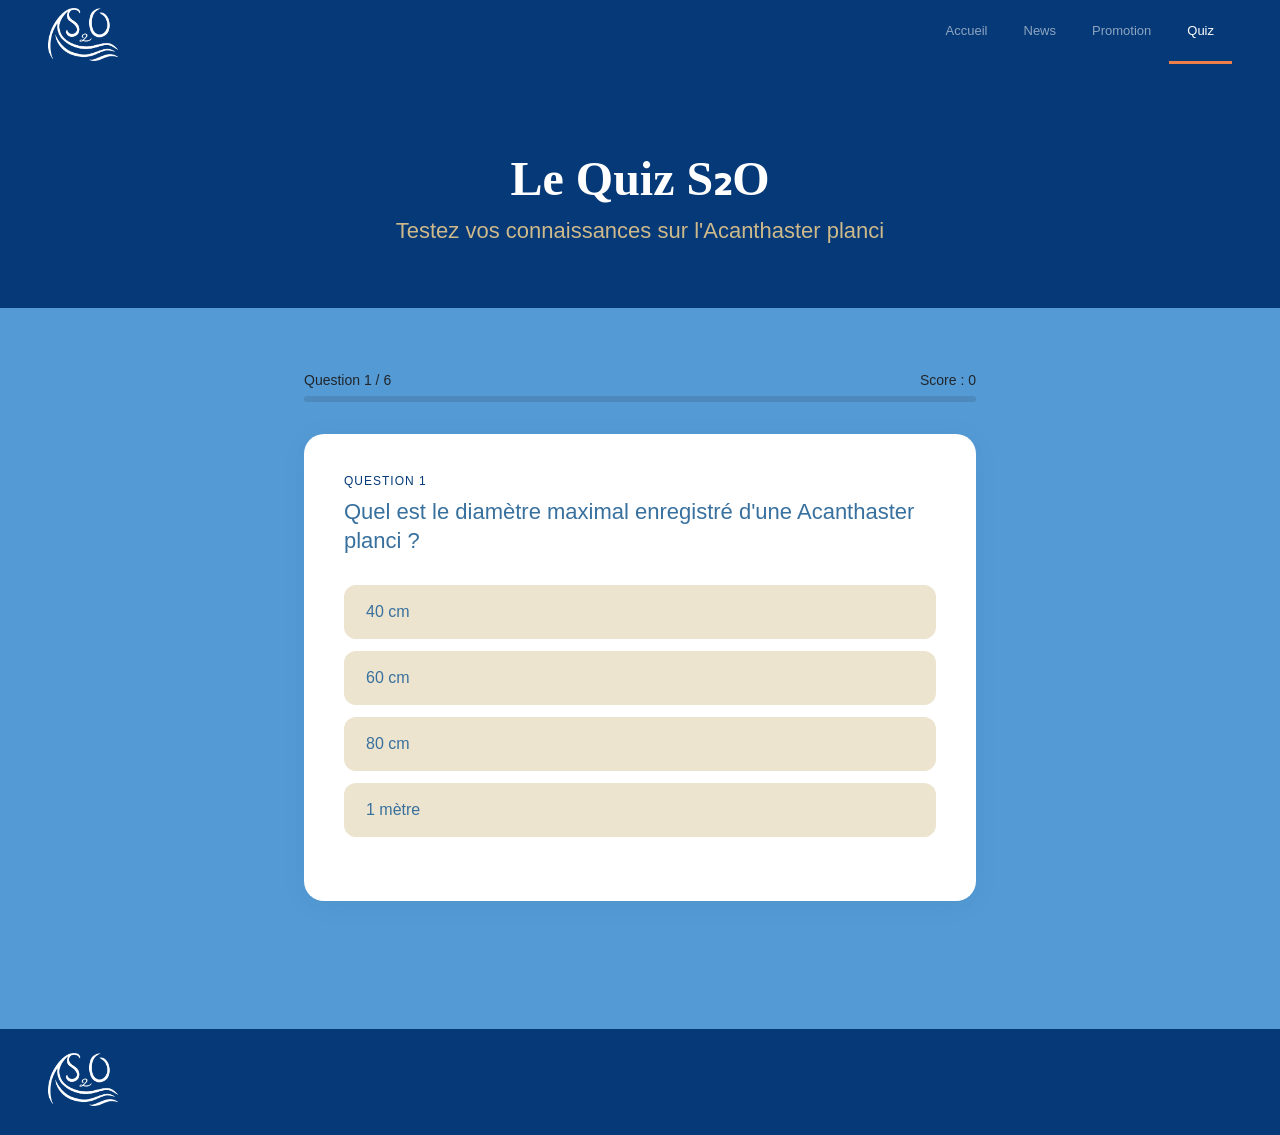
<file: quiz.html>
<!DOCTYPE html>
<html lang="fr">

<head>
  <meta charset="UTF-8">
  <meta name="viewport" content="width=device-width, initial-scale=1.0">
  <title>S₂O — Quiz</title>
  <link rel="stylesheet" href="style.css" />
</head>

<body>

  <nav>
    <a href="index.html" class="nav-logo"><img src="images/logo.png" alt=""></a>
    <div class="nav-links">
      <a href="index.html">Accueil</a>
      <a href="news.html">News</a>
      <a href="promotion.html">Promotion</a>
      <a href="quiz.html">Quiz</a>
    </div>
  </nav>

  <div class="page-hero centered">
    <span class="eyebrow">Jeu</span>
    <h1>Le Quiz S₂O</h1>
    <p>Testez vos connaissances sur l'Acanthaster planci</p>
  </div>

  <div class="quiz-wrap">

    <div id="quiz-main">
      <div class="progress-bar-wrap">
        <div class="progress-label">
          <span id="q-counter">Question 1 / 6</span>
          <span id="q-score-live">Score : 0</span>
        </div>
        <div class="progress-bar">
          <div class="progress-fill" id="progress-fill" style="width:0%"></div>
        </div>
      </div>

      <div class="q-card">
        <div class="q-number" id="q-number">Question 1</div>
        <div class="q-text" id="q-text"></div>
        <div class="options" id="options"></div>
        <div class="feedback" id="feedback"></div>
        <div class="q-nav">
          <button class="btn btn-next" id="btn-next">Question suivante →</button>
        </div>
      </div>
    </div>

    <div class="results" id="results">
      <div class="score-circle">
        <div class="score-num" id="final-score">0</div>
        <div class="score-total">/ 6</div>
      </div>
      <h2 id="result-title"></h2>
      <p id="result-msg"></p>
      <button class="btn" onclick="startQuiz()">Recommencer</button>
    </div>

  </div>

  <footer class="simple" style="margin-top:64px">
    <div class="f-logo"><img src="images/logo.png" alt=""></div>
  </footer>

  <script src="main.js"></script>
</body>

</html>
</file>
<file: style.css>
@import url("https://fonts.googleapis.com/css2?family=Nunito:ital,wght@0,400;1,700&display=swap");

* {
  margin: 0;
  padding: 0;
  box-sizing: border-box;
}

:root {
  --sable: #e0cda9;
  --sable-light: #ede4cf;
  --sable-dark: #cdb98a;
  --corail: #ef7f48;
  --céruléen: #38709e;
  --noir: #21262b;
  --cobalt: #053977;
  --good: #2ecc71;
  --bad: #e74c3c;
  --ciel: #549bd6;
  --white: #ffffff;
}

body {
  font-family: "Nunito regular", sans-serif;
  font-size: 18px;
  background: var(--ciel);
  color: var(--céruléen);
  overflow-x: hidden;
}

h1,
h2,
h3,
h4 {
  font-family: "Cooper Black", Georgia, serif;
}

nav {
  display: flex;
  align-items: center;
  justify-content: space-between;
  padding: 0 48px;
  height: 64px;
  background: var(--cobalt);
  position: sticky;
  top: 0;
  z-index: 100;
}

.nav-logo img {
  margin-top: 10px;
  width: 70px;
}
.nav-links {
  display: flex;
}

.nav-links a {
  font-size: 13px;
  color: rgba(255, 255, 255, 0.55);
  text-decoration: none;
  padding: 0 18px;
  height: 64px;
  display: flex;
  align-items: center;
  border-bottom: 3px solid transparent;
  transition:
    color 0.2s,
    border-color 0.2s;
}

.nav-links a:hover,
.nav-links a.active {
  color: #ffffff;
  border-color: var(--corail);
}

.page-hero {
  background: var(--cobalt);
  padding: 64px 48px;
}

.page-hero.centered {
  text-align: center;
}

.page-hero h1 {
  font-size: 48px;
  color: #ffffff;
  margin-bottom: 12px;
}

.page-hero p {
  font-size: 22px;
  color: var(--sable-dark);
}

.eyebrow {
  font-size: 11px;
  letter-spacing: 2px;
  text-transform: uppercase;
  color: var(--cobalt);
  margin-bottom: 10px;
  display: block;
}

.section {
  padding: 80px 48px;
  border-bottom: 1px solid rgba(33, 38, 43, 0.1);
  background: var(--ciel);
}

.section-alt {
  background: var(--white);
}
.section-dark {
  background: var(--céruléen);
}
.section-dark {
  background: var(--ciel);
}
.section-title {
  color: #ffffff;
}
.section-dark .section-sub {
  color: var(--céruléen);
}

.section-title {
  font-size: 32px;
  color: var(--cobalt);
  margin-bottom: 8px;
}

.section-sub {
  font-family: "Nunito", sans-serif;
  font-style: italic;
  font-weight: 700;
  font-size: 22px;
  color: var(--céruléen);
  margin-bottom: 40px;
}

.btn {
  background: var(--corail);
  color: #ffffff;
  border: none;
  padding: 13px 28px;
  border-radius: 999px;
  font-size: 15px;
  font-family: "Nunito regular", sans-serif;
  font-weight: 600;
  cursor: pointer;
  transition: opacity 0.2s;
  text-decoration: none;
  display: inline-block;
}

.btn:hover {
  opacity: 0.85;
}

.btn-outline {
  background: transparent;
  color: var(--corail);
  border: 2px solid var(--corail);
  padding: 11px 26px;
  border-radius: 999px;
  font-size: 15px;
  font-family: "Nunito regular", sans-serif;
  font-weight: 600;
  cursor: pointer;
  transition:
    background 0.2s,
    color 0.2s;
  text-decoration: none;
  display: inline-block;
}

.btn-outline:hover {
  background: var(--corail);
  color: #ffffff;
}

.btn-ghost {
  background: transparent;
  color: var(--white);
  border: 1px solid rgba(224, 205, 169, 0.3);
  padding: 14px 28px;
  border-radius: 999px;
  font-size: 15px;
  font-family: "Nunito regular", sans-serif;
  cursor: pointer;
  transition: border-color 0.2s;
}

.btn-ghost:hover {
  border-color: var(--sable);
}

.btn-white {
  background: #ffffff;
  color: var(--corail);
  border: none;
  padding: 14px 32px;
  border-radius: 999px;
  font-size: 15px;
  font-family: "Nunito regular", sans-serif;
  font-weight: 700;
  cursor: pointer;
  transition: opacity 0.2s;
}

.btn-white:hover {
  opacity: 0.9;
}

.grid-2 {
  display: grid;
  grid-template-columns: 1fr 1fr;
  gap: 24px;
}
.grid-3 {
  display: grid;
  grid-template-columns: repeat(3, 1fr);
  gap: 20px;
}
.grid-4 {
  display: grid;
  grid-template-columns: repeat(4, 1fr);
  gap: 16px;
}

.card {
  background: #ffffff;
  border-radius: 16px;
  padding: 32px;
  border: 1px solid rgba(33, 38, 43, 0.9);
  transition:
    transform 0.2s,
    box-shadow 0.2s;
}

.card:hover {
  transform: translateY(-4px);
  box-shadow: 0 12px 32px rgba(33, 38, 43, 0.1);
}

.card h4 {
  font-size: 20px;
  margin-bottom: 8px;
}
.card p {
  font-size: 15px;
  color: var(--noir);
  line-height: 1.65;
}

.card-tag {
  display: inline-block;
  background: rgba(239, 127, 72, 0.1);
  color: var(--corail);
  border-radius: 6px;
  padding: 3px 10px;
  font-size: 12px;
  margin-top: 14px;
}

.img-ph {
  background: var(--ciel);
  display: flex;
  align-items: center;
  justify-content: center;
  position: relative;
  overflow: hidden;
  border-radius: 25px;
}
.img-ph img {
  width: 100%;
  height: 100%;
  object-fit: contain;
  position: absolute;
  inset: 0;
}
.img-ph::after {
  content: "";
  position: absolute;
  inset: 0;
}
.img-ph-4-3 {
  aspect-ratio: 4/3;
}
.img-ph-2-3 {
  aspect-ratio: 2/3;
}
.img-ph-16-9 {
  aspect-ratio: 16/9;
}

.alt-grid {
  display: grid;
  grid-template-columns: 1fr 1fr;
  gap: 56px;
  align-items: center;
  margin-bottom: 56px;
}

.alt-grid:last-child {
  margin-bottom: 0;
}

.alt-grid.flip {
  direction: rtl;
}
.alt-grid.flip > * {
  direction: ltr;
}

.block-text h3 {
  font-size: 24px;
  color: var(--cobalt);
  margin-bottom: 8px;
}
.block-text .subh {
  font-family: "Nunito", sans-serif;
  font-style: italic;
  font-weight: 700;
  font-size: 20px;
  color: var(--céruléen);
  margin-bottom: 14px;
}
.block-text p {
  font-size: 16px;
  color: var(--white);
  line-height: 1.7;
  margin-bottom: 24px;
}

.stats {
  display: grid;
  grid-template-columns: repeat(4, 1fr);
  background: var(--cobalt);
  border-top: 1px solid rgba(255, 255, 255, 0.06);
}

.stat {
  padding: 32px 24px;
  text-align: center;
  border-right: 1px solid rgba(255, 255, 255, 0.06);
}

.stat:last-child {
  border-right: none;
}

.stat-n {
  font-family: "Cooper Black", Georgia, serif;
  font-size: 36px;
  color: var(--corail);
  display: block;
}

.stat-l {
  font-size: 12px;
  color: var(--white);
  text-transform: uppercase;
  letter-spacing: 1px;
  margin-top: 4px;
}

.swiper-slide-custom {
  background: var(--ciel);
  border-radius: 16px;
  width: 300px ;
  height: 260px;
  display: flex;
  flex-direction: column;
  overflow: hidden;
}

.slide-img {
  flex: 1;
  display: flex;
  align-items: center;
  justify-content: center;
  background: rgba(255, 255, 255, 0.05);
  color: rgba(255, 255, 255, 0.2);
  font-size: 12px;
  letter-spacing: 1px;
  text-transform: uppercase;
}
.slide-img img {
  width: 94%;
  height: 100%;
  object-fit: cover;
  display: block;
}
.news-img img {
  width: 100%;
  height: 100%;
  object-fit: cover;
  display: block;
}

.slide-meta {
  padding: 14px 16px;
  background: var(--céruléen);
  height: 100px;
}
.slide-meta .tag {
  font-size: 11px;
  color: var(--corail);
  text-transform: uppercase;
  letter-spacing: 1px;
}
.slide-meta p {
  font-size: 14px;
  color: rgba(224, 205, 169, 0.8);
  margin-top: 2px;
}

.swiper-pagination-bullet {
  background: var(--sable) ;
  opacity: 0.4;
}
.swiper-pagination-bullet-active {
  background: var(--corail) ;
  opacity: 1;
}

.quiz-band {
  background: var(--corail);
  padding: 60px 48px;
  display: flex;
  align-items: center;
  justify-content: space-between;
  gap: 32px;
}

.quiz-band h2 {
  font-size: 32px;
  color: #ffffff;
}
.quiz-band p {
  font-size: 17px;
  color: rgba(255, 255, 255, 0.8);
  margin-top: 6px;
}

footer {
  background: var(--cobalt);
  padding: 48px;
  display: grid;
  grid-template-columns: 2fr 1fr 1fr 1fr;
  gap: 32px;
}

footer.simple {
  grid-template-columns: 1fr;
  display: flex;
  justify-content: space-between;
  align-items: center;
  padding: 24px 48px;
}

.f-logo img {
  width: 70px;
}

.footer-brand p {
  font-size: 14px;
  color: var(--white);
  line-height: 1.6;
  margin-top: 10px;
  max-width: 260px;
}

.footer-col h5 {
  font-size: 16px;
  color: var(--sable);
  margin-bottom: 14px;
}
.footer-col a {
  display: block;
  font-size: 14px;
  color: var(--white);
  text-decoration: none;
  padding: 3px 0;
  transition: color 0.2s;
}
.footer-col a:hover {
  color: var(--corail);
}

.footer-bottom {
  background: var(--cobalt);
  padding: 16px 48px;
  border-top: 1px solid rgba(255, 255, 255, 0.06);
  display: flex;
  justify-content: space-between;
  align-items: center;
}

.footer-bottom span {
  font-size: 12px;
  color: var(--white);
}

.social-links {
  display: flex;
  gap: 12px;
}
.social-links a {
  width: 32px;
  height: 32px;
  border-radius: 50%;
  border: 1px solid rgba(224, 205, 169, 0.15);
  display: flex;
  align-items: center;
  justify-content: center;
  font-size: 13px;
  color: rgba(224, 205, 169, 0.4);
  text-decoration: none;
  transition:
    border-color 0.2s,
    color 0.2s;
}

.social-links a:hover {
  border-color: var(--corail);
  color: var(--corail);
}

.hero {
  min-height: 88vh;
  display: grid;
  grid-template-columns: 1fr 1fr;
  background: var(--cobalt);
  overflow: hidden;
}
.hero img {
  width: 400px;
  margin: 40px;
}

.hero-left {
  padding: 80px 48px;
  display: flex;
  flex-direction: column;
  justify-content: center;
}

.hero-eyebrow {
  display: inline-flex;
  align-items: center;
  gap: 8px;
  background: rgba(239, 127, 72, 0.15);
  border: 1px solid rgba(239, 127, 72, 0.3);
  border-radius: 999px;
  padding: 6px 16px;
  font-size: 12px;
  letter-spacing: 2px;
  text-transform: uppercase;
  color: var(--corail);
  margin-bottom: 28px;
  width: fit-content;
}

.hero h1 {
  font-size: 80px;
  line-height: 0.95;
  color: #ffffff;
  margin-bottom: 12px;
}

.hero h1 em {
  color: var(--corail);
  font-style: normal;
}

.hero-sub-title {
  font-family: "Nunito", sans-serif;
  font-style: italic;
  font-weight: 700;
  font-size: 24px;
  color: var(--sable);
  margin-bottom: 20px;
}

.hero-body {
  font-size: 16px;
  color: var(--white);
  line-height: 1.7;
  max-width: 420px;
  margin-bottom: 36px;
}

.hero-btns {
  display: flex;
  gap: 12px;
}

.hero-right {
  display: flex;
  align-items: center;
  justify-content: center;
  background: linear-gradient(135deg, #0a2540 0%, #053033 100%);
  position: relative;
}

.hero-right::before {
  content: "";
  position: absolute;
  inset: 0;
  background: radial-gradient(
    circle at 60% 50%,
    rgba(84, 155, 214, 0.15) 0%,
    transparent 65%
  );
}

.hero-orb {
  width: 280px;
  height: 280px;
  border-radius: 50%;
  border: 1px solid rgba(84, 155, 214, 0.2);
  display: flex;
  align-items: center;
  justify-content: center;
  position: relative;
}

.hero-orb::before,
.hero-orb::after {
  content: "";
  position: absolute;
  border-radius: 50%;
  border: 1px solid rgba(84, 155, 214, 0.06);
  animation: pulse 4s ease-in-out infinite;
}

.hero-orb::before {
  width: 360px;
  height: 360px;
}
.hero-orb::after {
  width: 440px;
  height: 440px;
  animation-delay: 0.8s;
}

@keyframes pulse {
  0%,
  100% {
    transform: scale(1);
    opacity: 0.5;
  }
  50% {
    transform: scale(1.03);
    opacity: 0.2;
  }
}

.orb-inner {
  width: 200px;
  height: 200px;
  border-radius: 50%;
  background: radial-gradient(
    circle at 40% 35%,
    rgba(84, 155, 214, 0.3),
    rgba(5, 57, 119, 0.6)
  );
  border: 1px solid rgba(84, 155, 214, 0.3);
  display: flex;
  align-items: center;
  justify-content: center;
  font-family: "Cooper Black", Georgia, serif;
  font-size: 36px;
  color: #ffffff;
}

.swiper-section {
  padding: 80px 0;
  background: var(--ciel);
  overflow: hidden;
}
.swiper-section .inner-pad {
  padding: 0 48px;
}
.swiper-section .section-title {
  color: var(--cobalt);
}
.swiper-section .section-sub {
  color: var(--céruléen);
}
.mySwiper {
  padding: 20px 0 50px ;
}
.mySwiper .swiper-slide {
  width: 300px ;
  height: 260px;
  border-radius: 16px;
  background: var(--ciel);
  display: flex;
  flex-direction: column;
  overflow: hidden;
}
.swiper-slide {
  box-shadow:
    -20px 0 40px rgba(5, 57, 119, 0.5),
    20px 0 40px rgba(5, 57, 119, 0.5);
}
.mySwiper .slide-img {
  flex: 1;
  display: flex;
  align-items: center;
  justify-content: center;
  background: rgba(255, 255, 255, 0.05);
  color: rgba(255, 255, 255, 0.2);
  font-size: 12px;
  letter-spacing: 1px;
  text-transform: uppercase;
  min-height: 200px;
}
.mySwiper .slide-meta {
  padding: 14px 16px;
  background: var(--white);
}
.mySwiper .slide-meta .tag {
  font-size: 11px;
  color: var(--cobalt);
  text-transform: uppercase;
  letter-spacing: 1px;
}
.mySwiper .slide-meta p {
  font-size: 14px;
  color: var(--céruléen);
  margin-top: 2px;
}

.content-wrap {
  max-width: 900px;
  margin: 0 auto;
  padding: 64px 48px;
}

.cp-header {
  border-left: 4px solid var(--cobalt);
  padding: 20px 24px;
  background: #ffffff;
  border-radius: 0 12px 12px 0;
  margin-bottom: 40px;
}
.cp-label {
  font-size: 11px;
  letter-spacing: 2px;
  text-transform: uppercase;
  color: var(--cobalt);
  margin-bottom: 6px;
}
.cp-title {
  font-size: 26px;
  color: var(--cobalt);
  margin-bottom: 4px;
}
.cp-meta {
  font-size: 14px;
  color: var(--céruléen);
}

.cp-body {
  background: #ffffff;
  border-radius: 16px;
  padding: 40px;
  margin-bottom: 32px;
}
.cp-body h3 {
  font-size: 22px;
  color: var(--céruléen);
  margin: 24px 0 10px;
  padding-top: 24px;
  border-top: 1px solid rgba(33, 38, 43, 0.08);
}
.cp-body h3:first-child {
  margin-top: 0;
  padding-top: 0;
  border-top: none;
}
.cp-body p {
  font-size: 16px;
  color: var(--noir);
  line-height: 1.8;
  margin-bottom: 14px;
}
.cp-body strong {
  color: var(--céruléen);
}

.cp-contact {
  background: var(--white);
  border-radius: 12px;
  padding: 24px;
  margin-top: 16px;
}
.cp-contact p {
  font-size: 15px;
  color: var(--noir);
  margin-bottom: 6px;
}

.news-card {
  background: #ffffff;
  border-radius: 16px;
  overflow: hidden;
  transition:
    transform 0.2s,
    box-shadow 0.2s;
}
.news-card:hover {
  transform: translateY(-4px);
  box-shadow: 0 12px 32px rgba(33, 38, 43, 0.1);
}

.news-img {
  height: 210px;
  background: var(--sable-dark);
  display: flex;
  align-items: center;
  justify-content: center;
  position: relative;
  overflow: hidden;
}
.news-img img {
  width: 100%;
  height: 100%;
  object-fit: cover;
  display: block;
}
.news-img::after {
  display: none;
}
.news-img span {
  font-size: 12px;
  color: var(--noir);
  text-transform: uppercase;
  letter-spacing: 1px;
  z-index: 1;
}

.news-body {
  padding: 24px;
}
.news-tag {
  font-size: 11px;
  letter-spacing: 1px;
  text-transform: uppercase;
  color: var(--cobalt);
  margin-bottom: 8px;
}
.news-body h4 {
  font-size: 20px;
  color: var(--céruléen);
  margin-bottom: 8px;
  line-height: 1.2;
}
.news-body p {
  font-size: 15px;
  color: var(--noir);
  line-height: 1.6;
}
.news-date {
  font-size: 13px;
  color: var(--noir);
  margin-top: 12px;
}

.swiper-outer {
  padding: 64px 0;
  overflow: hidden;
}
.swiper-outer .pad {
  padding: 0 48px;
}
.swiper-outer .pad img {
  width: 100%;
  height: 100%;
  object-fit: cover;
  display: block;
  border-radius: 20px;
}

.mySwiper.promo .swiper-slide {
  width: 320px ;
  height: 280px;
  background: var(--sable-dark);
}
.mySwiper.promo .slide-img {
  background: var(--sable-light);
  color: var(--noir);
}
.mySwiper.promo .slide-meta {
  background: #ffffff;
}
.mySwiper.promo .slide-meta p {
  font-size: 15px;
  color: var(--céruléen);
  font-weight: 500;
}

.poster-grid {
  display: grid;
  grid-template-columns: repeat(3, 1fr);
  gap: 24px;
  margin-top: 40px;
}

.poster-card {
  background: #ffffff;
  border-radius: 16px;
  overflow: hidden;
  transition: transform 0.2s;
  box-shadow: 0 1px 5px var(--noir);
}
.poster-card:hover {
  transform: translateY(-4px);
}

.poster-img {
  aspect-ratio: 21/29.7;
  background: var(--white);
  display: flex;
  align-items: center;
  justify-content: center;
  position: relative;
  overflow: hidden;
  border: var(--noir);
}
.poster-img img {
  width: 100%;
  height: 100%;
  object-fit: contain;
  display: block;
}
.poster-img::after {
  display: none;
}
.poster-img span {
  font-size: 12px;
  color: var(--noir);
  text-transform: uppercase;
  letter-spacing: 1px;
  z-index: 1;
}

.poster-info {
  padding: 20px;
}
.poster-info .tag {
  font-size: 11px;
  color: var(--cobalt);
  text-transform: uppercase;
  letter-spacing: 1px;
  margin-bottom: 6px;
}
.poster-info h4 {
  font-size: 18px;
  color: var(--céruléen);
}

.game-grid {
  display: grid;
  grid-template-columns: 1fr 1fr;
  gap: 48px;
  align-items: center;
  margin-top: 40px;
}

.game-img {
  aspect-ratio: 16/10;
  background: rgba(255, 255, 255, 0.05);
  border-radius: 16px;
  border: 1px solid rgba(255, 255, 255, 0.08);
  display: flex;
  align-items: center;
  justify-content: center;
}
.game-img img {
  width: 100%;
  height: 100%;
  object-fit: cover;
  display: block;
  border-radius: 20px;
}
.game-img span {
  font-size: 14px;
  color: rgba(255, 255, 255, 0.2);
  text-transform: uppercase;
  letter-spacing: 1px;
}

.game-info h3 {
  font-size: 26px;
  color: var(--cobalt);
  margin-bottom: 10px;
}
.game-info .subh {
  font-family: "Nunito", sans-serif;
  font-style: italic;
  font-weight: 700;
  font-size: 20px;
  color: var(--céruléen);
  margin-bottom: 16px;
}
.game-info p {
  font-size: 16px;
  color: #ffffff;
  line-height: 1.7;
  margin-bottom: 20px;
}

.chars {
  display: grid;
  grid-template-columns: repeat(4, 1fr);
  gap: 10px;
  margin-top: 24px;
}

.char {
  background: rgba(255, 255, 255, 0.05);
  border: 1px solid rgba(255, 255, 255, 0.08);
  border-radius: 10px;
  padding: 14px;
  text-align: center;
}
.char-e {
  font-size: 24px;
  display: block;
  margin-bottom: 4px;
}
.char-n {
  font-size: 11px;
  color: var(--corail);
  font-weight: 600;
}
.char-r {
  font-size: 10px;
  color: #ffffff;
  margin-top: 2px;
}

.platform-card {
  background: #ffffff;
  border-radius: 16px;
  padding: 28px;
  text-align: center;
  transition: transform 0.2s;
}
.platform-card:hover {
  transform: translateY(-3px);
}
.platform-icon {
  font-size: 32px;
  margin-bottom: 12px;
}
.platform-card h4 {
  font-size: 18px;
  color: var(--céruléen);
  margin-bottom: 6px;
}
.platform-card p {
  font-size: 14px;
  color: var(--noir);
  line-height: 1.5;
}
.platform-card img {
  max-height: 80px;
}

.quiz-wrap {
  max-width: 720px;
  margin: 0 auto;
  padding: 64px 24px;
}

.progress-bar-wrap {
  margin-bottom: 32px;
}
.progress-label {
  display: flex;
  justify-content: space-between;
  font-size: 14px;
  color: var(--noir);
  margin-bottom: 8px;
}
.progress-bar {
  height: 6px;
  background: rgba(33, 38, 43, 0.15);
  border-radius: 999px;
  overflow: hidden;
}
.progress-fill {
  height: 100%;
  background: var(--corail);
  border-radius: 999px;
  transition: width 0.4s ease;
}

.q-card {
  background: #ffffff;
  border-radius: 20px;
  padding: 40px;
  box-shadow: 0 4px 24px rgba(33, 38, 43, 0.07);
}
.q-number {
  font-size: 12px;
  color: var(--cobalt);
  text-transform: uppercase;
  letter-spacing: 1px;
  margin-bottom: 10px;
}
.q-text {
  font-size: 22px;
  color: var(--céruléen);
  margin-bottom: 30px;
  line-height: 1.3;
}
.options {
  display: grid;
  gap: 12px;
}

.option {
  background: var(--sable-light);
  border: 2px solid transparent;
  border-radius: 12px;
  padding: 16px 20px;
  font-size: 16px;
  color: var(--céruléen);
  cursor: pointer;
  text-align: left;
  transition:
    border-color 0.15s,
    background 0.15s;
  font-family: "Nunito regular", sans-serif;
}
.option:hover {
  border-color: var(--corail);
  background: #ffffff;
}
.option.correct {
  background: rgba(46, 204, 113, 0.1);
  border-color: #2ecc71;
  color: #1a7a42;
}
.option.wrong {
  background: rgba(231, 76, 60, 0.08);
  border-color: #e74c3c;
  color: #c0392b;
}
.option:disabled {
  cursor: default;
}

.feedback {
  margin-top: 20px;
  padding: 16px 20px;
  border-radius: 12px;
  font-size: 15px;
  line-height: 1.6;
  display: none;
}
.feedback.show {
  display: block;
}
.feedback.good {
  background: rgba(46, 204, 113, 0.1);
  color: #1a7a42;
  border: 1px solid rgba(46, 204, 113, 0.3);
}
.feedback.bad {
  background: rgba(231, 76, 60, 0.08);
  color: #c0392b;
  border: 1px solid rgba(231, 76, 60, 0.2);
}

.q-nav {
  display: flex;
  justify-content: flex-end;
  margin-top: 24px;
}
.btn-next {
  display: none;
}
.btn-next.show {
  display: block;
}

/* Résultats */
.results {
  display: none;
  text-align: center;
}
.results.show {
  display: block;
}

.score-circle {
  width: 140px;
  height: 140px;
  border-radius: 50%;
  border: 6px solid var(--corail);
  display: flex;
  flex-direction: column;
  align-items: center;
  justify-content: center;
  margin: 0 auto 28px;
}
.score-num {
  font-size: 42px;
  color: var(--corail);
}
.score-total {
  font-size: 15px;
  color: var(--noir);
}

.results h2 {
  font-size: 30px;
  margin-bottom: 10px;
}
.results p {
  font-size: 17px;
  color: var(--white);
  line-height: 1.6;
  max-width: 480px;
  margin: 0 auto 28px;
}
.media {
  width: 60%;
  aspect-ratio: 16/9;
  border-radius: 16px;
  margin-left: 350px;
}
</file>
